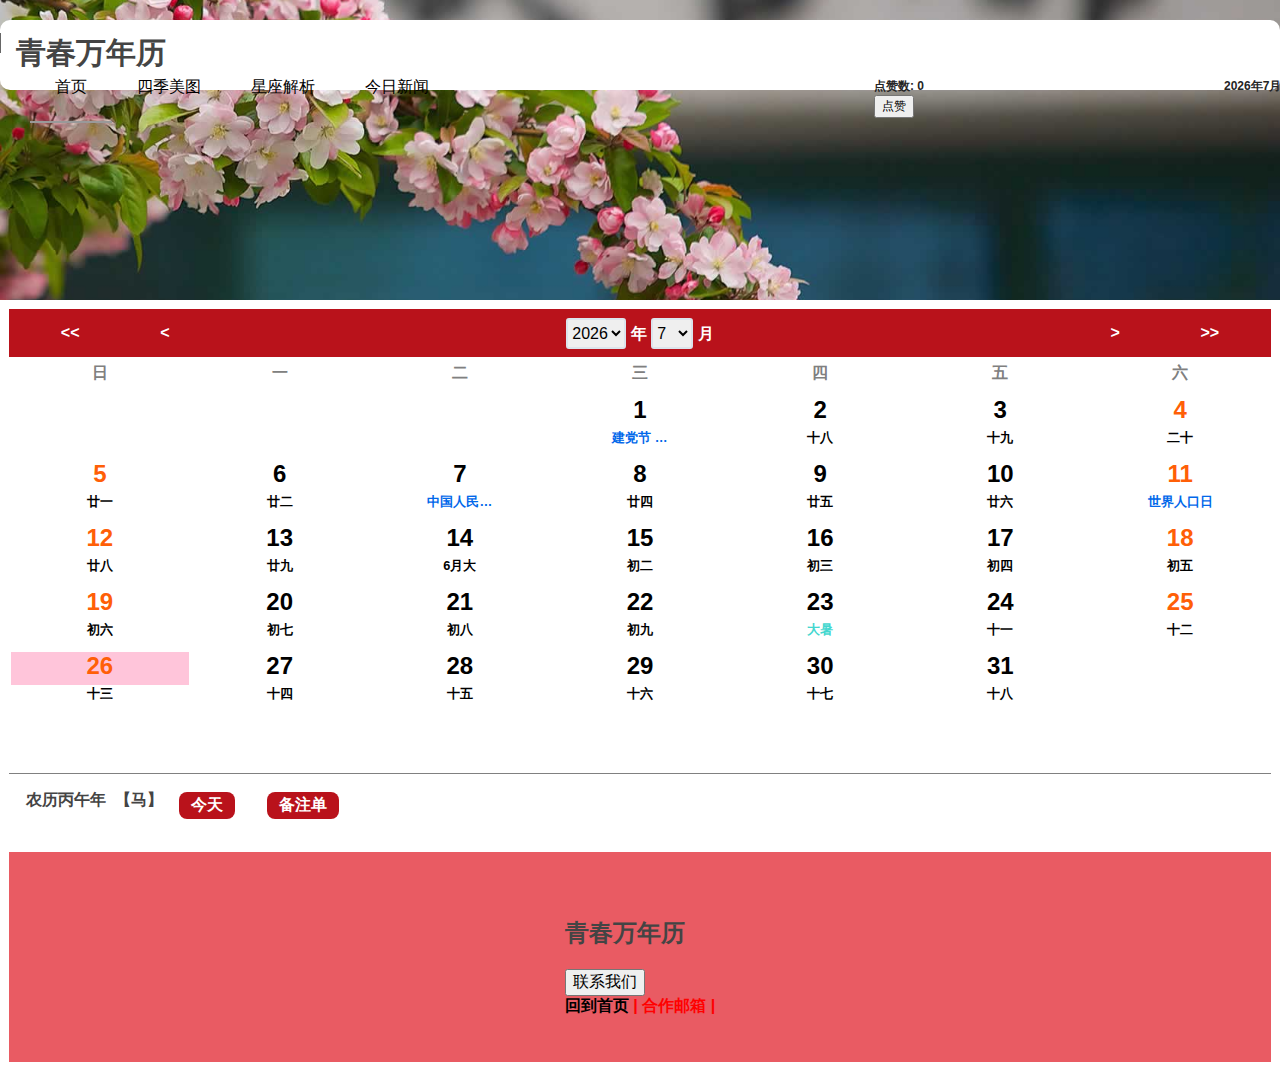
<file: Perpetual-Calendar/index.html>
<!DOCTYPE html>
<html>

	<head>
		<meta charset="utf-8">
		<meta http-equic="content-type" content="text/html" />
		<meta name="viewport" content="width=device-width, initial-scale=1" />
		<title>日历</title>
		<link rel="stylesheet" type="text/css" href="css/style.css">
		<script src="js/jquery-3.1.0.min.js"></script>
		<link rel="stylesheet" href="css/base.min.css">
		<link rel="stylesheet" href="css/extend.min.css">
		<script src="js/jquery-3.1.0.js"></script>
		<link rel="stylesheet" href="css/style5.css">
		<script type="text/javascript" language="javascript">
			$(document).ready(function() {

				$("#driver").click(function(event) {
					$.get(
						"result.php", {
							name: "GFG"
						},
						function(data) {
							$('#stage').html(data);
						});
				});
			});
		</script>

	</head>

	<body onload="initial()">
		<!-- 导航栏 -->
		<div class="mj-mcmenu pc-hide">
			<div class="mj-mcmenu-box">
				<div class="mj-mcmenu-body"></div>
			</div>
		</div>
		<!-- 高度为300px，宽度为100%，背景图片居中且不重复，覆盖整个区域 -->
		<div style="height: 300px;width: 100%; background-image: url(./img/bj.jpg);background-position: center;background-repeat: no-repeat;background-size: cover">
			<header>
				<div class="w-main f-bc f-cb f-pt20">
					<div class="yj-top-nav">
						<p class="yj-logo-name g-fl">青春万年历</p>
						<nav class="mj-nav mc-hide g-fl">
							<div class=" f-bc f-cb">
								
								<div class="mj-nav-a on">
									<a class="mj-nav-b" href="#">首页</a>
								</div>

								<div class="mj-nav-a ">
									<a class="mj-nav-b" href="./24jieqi.html">四季美图</a>
								</div>

								<div class="mj-nav-a ">
									<a class="mj-nav-b" href="./12xingzuo/horoscopeTemplate-master/index.html">星座解析</a>

								</div>

								<div class="mj-nav-a ">
									<a class="mj-nav-b" href="./xinwenyemian.html">今日新闻</a>
								</div>
								<div class="nav_li_left">
									<span id="time"></span>
								</div>
								<div class="nav_li_left">
									<p id="dianzan">点赞数: <span id="wer">0</span></p>
									<button id="button1">点赞</button>

								</div>

							</div>

						</nav>
					</div>

				</div>
			</header>
		</div>
		<!-- 整个日历 -->
		<div class="calendarMain">
			<table id="calendarMain">
				<!-- 首行/表头 -->
				<tr class="mainRow1">
					<td>
						<!-- 年份变化 -->
						<div id="lastYear" onclick="pushBtm('YU')">
							<< </div>
					</td>
					<td>
						<!-- 月份变化-->
						<div id="lastMonth" onclick="pushBtm('MU')">
							< </div>
					</td>
					<td colspan="3">
						<!-- 年下拉列表-->
						<select name="year" id="changeYear" onchange="changeCld()">
							<option>1900</option>
							<option>1901</option>
							<option>1902</option>
							<option>1903</option>
							<option>1904</option>
							<option>1905</option>
							<option>1906</option>
							<option>1907</option>
							<option>1908</option>
							<option>1909</option>
							<option>1910</option>
							<option>1911</option>
							<option>1912</option>
							<option>1913</option>
							<option>1914</option>
							<option>1915</option>
							<option>1916</option>
							<option>1917</option>
							<option>1918</option>
							<option>1919</option>
							<option>1920</option>
							<option>1921</option>
							<option>1922</option>
							<option>1923</option>
							<option>1924</option>
							<option>1925</option>
							<option>1926</option>
							<option>1927</option>
							<option>1928</option>
							<option>1929</option>
							<option>1930</option>
							<option>1931</option>
							<option>1932</option>
							<option>1933</option>
							<option>1934</option>
							<option>1935</option>
							<option>1936</option>
							<option>1937</option>
							<option>1938</option>
							<option>1939</option>
							<option>1940</option>
							<option>1941</option>
							<option>1942</option>
							<option>1943</option>
							<option>1944</option>
							<option>1945</option>
							<option>1946</option>
							<option>1947</option>
							<option>1948</option>
							<option>1949</option>
							<option>1950</option>
							<option>1951</option>
							<option>1952</option>
							<option>1953</option>
							<option>1954</option>
							<option>1955</option>
							<option>1956</option>
							<option>1957</option>
							<option>1958</option>
							<option>1959</option>
							<option>1960</option>
							<option>1961</option>
							<option>1962</option>
							<option>1963</option>
							<option>1964</option>
							<option>1965</option>
							<option>1966</option>
							<option>1967</option>
							<option>1968</option>
							<option>1969</option>
							<option>1970</option>
							<option>1971</option>
							<option>1972</option>
							<option>1973</option>
							<option>1974</option>
							<option>1975</option>
							<option>1976</option>
							<option>1977</option>
							<option>1978</option>
							<option>1979</option>
							<option>1980</option>
							<option>1981</option>
							<option>1982</option>
							<option>1983</option>
							<option>1984</option>
							<option>1985</option>
							<option>1986</option>
							<option>1987</option>
							<option>1988</option>
							<option>1989</option>
							<option>1990</option>
							<option>1991</option>
							<option>1992</option>
							<option>1993</option>
							<option>1994</option>
							<option>1995</option>
							<option>1996</option>
							<option>1997</option>
							<option>1998</option>
							<option>1999</option>
							<option>2000</option>
							<option>2001</option>
							<option>2002</option>
							<option>2003</option>
							<option>2004</option>
							<option>2005</option>
							<option>2006</option>
							<option>2007</option>
							<option>2008</option>
							<option>2009</option>
							<option>2010</option>
							<option>2011</option>
							<option>2012</option>
							<option>2013</option>
							<option>2014</option>
							<option>2015</option>
							<option>2016</option>
							<option>2017</option>
							<option>2018</option>
							<option>2019</option>
							<option>2020</option>
							<option>2021</option>
							<option>2022</option>
							<option>2023</option>
							<option>2024</option>
							<option>2025</option>
							<option>2026</option>
							<option>2027</option>
							<option>2028</option>
							<option>2029</option>
							<option>2030</option>
							<option>2031</option>
							<option>2032</option>
							<option>2033</option>
							<option>2034</option>
							<option>2035</option>
							<option>2036</option>
							<option>2037</option>
							<option>2038</option>
							<option>2039</option>
							<option>2040</option>
							<option>2041</option>
							<option>2042</option>
							<option>2043</option>
							<option>2044</option>
							<option>2045</option>
							<option>2046</option>
							<option>2047</option>
							<option>2048</option>
							<option>2049</option>
						</select>
						<span class="change">年</span>
						<!-- 月下拉列表 -->
						<select name="month" id="changeMonth" onchange="changeCld()">
							<option>1</option>
							<option>2</option>
							<option>3</option>
							<option>4</option>
							<option>5</option>
							<option>6</option>
							<option>7</option>
							<option>8</option>
							<option>9</option>
							<option>10</option>
							<option>11</option>
							<option>12</option>
						</select>
						<span class="change">月</span>
					</td>
					<td>
						<!-- 月份变化-->
						<div id="nextMonth" onclick="pushBtm('MD')"> > </div>
					</td>
					<td>
						<!-- 年份变化-->
						<div id="nextYear" onclick="pushBtm('YD')"> >> </div>
					</td>
				</tr>
				<!-- 星期表头 -->
				<tr class="mainRow2">
					<table class="week">
						<tr>
							<td>日</td>
							<td>一</td>
							<td>二</td>
							<td>三</td>
							<td>四</td>
							<td>五</td>
							<td>六</td>
						</tr>
					</table>
				</tr>
				<!-- 日期填充 -->
				<tr class="mainRow3">
					<table class="days">
						<!-- 第一周 -->
						<tr class="row1">
							<td onclick="todayNote(1)">
								<div class="r1c1">
									<a class="today" href="note.html">
										<span class="gre" id="d1_gre"></span>
										<span class="cn" id="d1_cn"></span>
									</a>
								</div>
							</td>
							<td onclick="todayNote(2)">
								<div class="r1c2">
									<a class="today" href="note.html">
										<span class="gre" id="d2_gre"></span>
										<span class="cn" id="d2_cn"></span>
									</a>
								</div>
							</td>
							<td onclick="todayNote(3)">
								<div class="r1c3">
									<a class="today" href="note.html">
										<span class="gre" id="d3_gre"></span>
										<span class="cn" id="d3_cn"></span>
									</a>
								</div>
							</td>
							<td onclick="todayNote(4)">
								<div class="r1c4">
									<a class="today" href="note.html">
										<span class="gre" id="d4_gre"></span>
										<span class="cn" id="d4_cn"></span>
									</a>
								</div>
							</td>
							<td onclick="todayNote(5)">
								<div class="r1c5">
									<a class="today" href="note.html">
										<span class="gre" id="d5_gre"></span>
										<span class="cn" id="d5_cn"></span>
									</a>
								</div>
							</td>
							<td onclick="todayNote(6)">
								<div class="r1c6">
									<a class="today" href="note.html">
										<span class="gre" id="d6_gre"></span>
										<span class="cn" id="d6_cn"></span>
									</a>
								</div>
							</td>
							<td onclick="todayNote(7)">
								<div class="r1c7">
									<a class="today" href="note.html">
										<span class="gre" id="d7_gre"></span>
										<span class="cn" id="d7_cn"></span>
									</a>
								</div>
							</td>
						</tr>
						<!-- 第二周 -->
						<tr class="row2">
							<td onclick="todayNote(8)">
								<div class="r2c1">
									<a class="today" href="note.html">
										<span class="gre" id="d8_gre"></span>
										<span class="cn" id="d8_cn"></span>
									</a>
								</div>
							</td>

							<td onclick="todayNote(9)">
								<div class="r2c2">
									<a class="today" href="note.html">
										<span class="gre" id="d9_gre"></span>
										<span class="cn" id="d9_cn"></span>
									</a>
								</div>
							</td>
							<td onclick="todayNote(10)">
								<div class="r2c3">
									<a class="today" href="note.html">
										<span class="gre" id="d10_gre"></span>
										<span class="cn" id="d10_cn"></span>
									</a>
								</div>
							</td>
							<td onclick="todayNote(11)">
								<div class="r2c4">
									<a class="today" href="note.html">
										<span class="gre" id="d11_gre"></span>
										<span class="cn" id="d11_cn"></span>
									</a>
								</div>
							</td>
							<td onclick="todayNote(12)">
								<div class="r2c5">
									<a class="today" href="note.html">
										<span class="gre" id="d12_gre"></span>
										<span class="cn" id="d12_cn"></span>
									</a>
								</div>
							</td>
							<td onclick="todayNote(13)">
								<div class="r2c6">
									<a class="today" href="note.html">
										<span class="gre" id="d13_gre"></span>
										<span class="cn" id="d13_cn"></span>
									</a>
								</div>
							</td>
							<td onclick="todayNote(14)">
								<div class="r2c7">
									<a class="today" href="note.html">
										<span class="gre" id="d14_gre"></span>
										<span class="cn" id="d14_cn"></span>
									</a>
								</div>
							</td>
						</tr>
						<!-- 第三周 -->
						<tr class="row3">
							<td onclick="todayNote(15)">
								<div class="r3c1">
									<a class="today" href="note.html">
										<span class="gre" id="d15_gre"></span>
										<span class="cn" id="d15_cn"></span>
									</a>
								</div>
							</td>

							<td onclick="todayNote(16)">
								<div class="r3c2">
									<a class="today" href="note.html">
										<span class="gre" id="d16_gre"></span>
										<span class="cn" id="d16_cn"></span>
									</a>
								</div>
							</td>
							<td onclick="todayNote(17)">
								<div class="r3c3">
									<a class="today" href="note.html">
										<span class="gre" id="d17_gre"></span>
										<span class="cn" id="d17_cn"></span>
									</a>
								</div>
							</td>
							<td onclick="todayNote(18)">
								<div class="r3c4">
									<a class="today" href="note.html">
										<span class="gre" id="d18_gre"></span>
										<span class="cn" id="d18_cn"></span>
									</a>
								</div>
							</td>
							<td onclick="todayNote(19)">
								<div class="r3c5">
									<a class="today" href="note.html">
										<span class="gre" id="d19_gre"></span>
										<span class="cn" id="d19_cn"></span>
									</a>
								</div>
							</td>
							<td onclick="todayNote(20)">
								<div class="r3c6">
									<a class="today" href="note.html">
										<span class="gre" id="d20_gre"></span>
										<span class="cn" id="d20_cn"></span>
									</a>
								</div>
							</td>
							<td onclick="todayNote(21)">
								<div class="r3c7">
									<a class="today" href="note.html">
										<span class="gre" id="d21_gre"></span>
										<span class="cn" id="d21_cn"></span>
									</a>
								</div>
							</td>
						</tr>
						<!-- 第四周 -->
						<tr class="row4">
							<td onclick="todayNote(22)">
								<div class="r4c1">
									<a class="today" href="note.html">
										<span class="gre" id="d22_gre"></span>
										<span class="cn" id="d22_cn"></span>
									</a>
								</div>
							</td>

							<td onclick="todayNote(23)">
								<div class="r4c2">
									<a class="today" href="note.html">
										<span class="gre" id="d23_gre"></span>
										<span class="cn" id="d23_cn"></span>
									</a>
								</div>
							</td>
							<td onclick="todayNote(24)">
								<div class="r4c3">
									<a class="today" href="note.html">
										<span class="gre" id="d24_gre"></span>
										<span class="cn" id="d24_cn"></span>
									</a>
								</div>
							</td>
							<td onclick="todayNote(25)">
								<div class="r4c4">
									<a class="today" href="note.html">
										<span class="gre" id="d25_gre"></span>
										<span class="cn" id="d25_cn"></span>
									</a>
								</div>
							</td>
							<td onclick="todayNote(26)">
								<div class="r4c5">
									<a class="today" href="note.html">
										<span class="gre" id="d26_gre"></span>
										<span class="cn" id="d26_cn"></span>
									</a>
								</div>
							</td>
							<td onclick="todayNote(27)">
								<div class="r4c6">
									<a class="today" href="note.html">
										<span class="gre" id="d27_gre"></span>
										<span class="cn" id="d27_cn"></span>
									</a>
								</div>
							</td>
							<td onclick="todayNote(28)">
								<div class="r4c7">
									<a class="today" href="note.html">

										<span class="gre" id="d28_gre"></span>
										<span class="cn" id="d28_cn"></span>
									</a>
								</div>
							</td>
						</tr>
						<!-- 第五周 -->
						<tr class="row5">
							<td onclick="todayNote(29)">
								<div class="r5c1">
									<a class="today" href="note.html">
										<span class="gre" id="d29_gre"></span>
										<span class="cn" id="d29_cn"></span>
									</a>
								</div>
							</td>

							<td onclick="todayNote(30)">
								<div class="r5c2">
									<a class="today" href="note.html">
										<span class="gre" id="d30_gre"></span>
										<span class="cn" id="d30_cn"></span>
									</a>
								</div>
							</td>
							<td onclick="todayNote(31)">
								<div class="r5c3">
									<a class="today" href="note.html">
										<span class="gre" id="d31_gre"></span>
										<span class="cn" id="d31_cn"></span>
									</a>
								</div>
							</td>
							<td onclick="todayNote(32)">
								<div class="r5c4">
									<a class="today" href="note.html">
										<span class="gre" id="d32_gre"></span>
										<span class="cn" id="d32_cn"></span>
									</a>
								</div>
							</td>
							<td onclick="todayNote(33)">
								<div class="r5c5">
									<a class="today" href="note.html">
										<span class="gre" id="d33_gre"></span>
										<span class="cn" id="d33_cn"></span>
									</a>
								</div>
							</td>
							<td onclick="todayNote(34)">
								<div class="r5c6">
									<a class="today" href="note.html">
										<span class="gre" id="d34_gre"></span>
										<span class="cn" id="d34_cn"></span>
									</a>
								</div>
							</td>
							<td onclick="todayNote(35)">
								<div class="r5c7">
									<a class="today" href="note.html">
										<span class="gre" id="d35_gre"></span>
										<span class="cn" id="d35_cn"></span>
									</a>
								</div>
							</td>
						</tr>
						<!-- 第六周 -->
						<tr class="row6">
							<td onclick="todayNote(36)">
								<div class="r6c1">
									<a class="today" href="note.html">
										<span class="gre" id="d36_gre"></span>
										<span class="cn" id="d36_cn"></span>
									</a>
								</div>
							</td>

							<td onclick="todayNote(37)">
								<div class="r6c2">
									<a class="today" href="note.html">
										<span class="gre" id="d37_gre"></span>
										<span class="cn" id="d37_cn"></span>
									</a>
								</div>
							</td>
							<td onclick="todayNote(38)">
								<div class="r6c3">
									<a class="today" href="note.html">
										<span class="gre" id="d38_gre"></span>
										<span class="cn" id="d38_cn"></span>
									</a>
								</div>
							</td>
							<td onclick="todayNote(39)">
								<div class="r6c4">
									<a class="today" href="note.html">
										<span class="gre" id="d39_gre"></span>
										<span class="cn" id="d39_cn"></span>
									</a>
								</div>
							</td>
							<td onclick="todayNote(40)">
								<div class="r6c5">
									<a class="today" href="note.html">
										<span class="gre" id="d40_gre"></span>
										<span class="cn" id="d40_cn"></span>
									</a>
								</div>
							</td>
							<td onclick="todayNote(41)">
								<div class="r6c6">
									<a class="today" href="note.html">
										<span class="gre" id="d41_gre"></span>
										<span class="cn" id="d41_cn"></span>
									</a>
								</div>
							</td>
							<td onclick="todayNote(42)">
								<div class="r6c7">
									<a class="today" href="note.html">
										<span class="gre" id="d42_gre"></span>
										<span class="cn" id="d42_cn"></span>
									</a>
								</div>
							</td>
						</tr>
					</table>
				</tr>
				<!-- 农历、返回今日、查看备注单 -->
				<tr>
					<div class="footer">
						<td colspan="3"><span id="cn_year">&nbsp;</span>
						</td>
						<div class="addButton">
							<td>
								<button type="button" id="today" onclick="initial()">今天</button>
							</td>
							<td>
								<a href="note.html"><button type="button" id="note">备注单</button></a>
							</td>
						</div>
					</div>
				</tr>
				<div class="footer1">
					<div class="footer-cont1">
						<div class="item">
							<div id="div1">
								<h2>青春万年历</h2>
							</div>
							<button id="button2">联系我们</button>
							<!-- id选择器 -->
							<div id="div2">
								<p><a href="">回到首页</a> |
									<a id="p1">合作邮箱</a> |
								</p>
							</div>
						</div>
					</div>
				</div>
			</table>
		</div>
		<script type="text/javascript" src="js/main.js"></script>
		<script type="text/javascript" src="js/calendar.js"></script>

		<script type="text/javascript">
			$(document).ready(function() {
				var myDate = new Date;
				var year = myDate.getFullYear(); //获取当前年
				var mon = myDate.getMonth() + 1; //获取当前月
				var date = myDate.getDate(); //获取当前日
				var h = myDate.getHours(); //获取当前小时数(0-23)
				var m = myDate.getMinutes(); //获取当前分钟数(0-59)
				var s = myDate.getSeconds(); //获取当前秒
				var week = myDate.getDay();
				var weeks = ["星期日", "星期一", "星期二", "星期三", "星期四", "星期五", "星期六"];
				console.log(year, mon, date, weeks[week])
				$("#time").html(year + "年" + mon + "月" + date + "日" + weeks[week] + h + ":" + m);
			});
			$(document).ready(function() {
				$("#button2").click(function() {
					$.ajax({
						url: "./123.txt",
						success: function(result) {
							$("#div1").html(result);
						}
					});
				});
			});
			// id选择器
			$(document).ready(function() {
				$("#div2").css("color", "red");
			});
			$(document).ready(function() {
				$("#p1").mouseup(function() {
					alert("合作邮箱：952396051@qq.com");
				});
			});
			i = 0;
			$(document).ready(function() {
				$("#dianzan").keypress(function() {
					$("#wer").text(i += 1);
				});
				$("#button1").click(function() {
					$("#dianzan").keypress();
				});
			});
			$(document).ready(function() {
				$(".mainRow1").css("background-color", "#b9121b");
			});
			// 类选择器
		</script>
		
	</body>
</html>
</file>
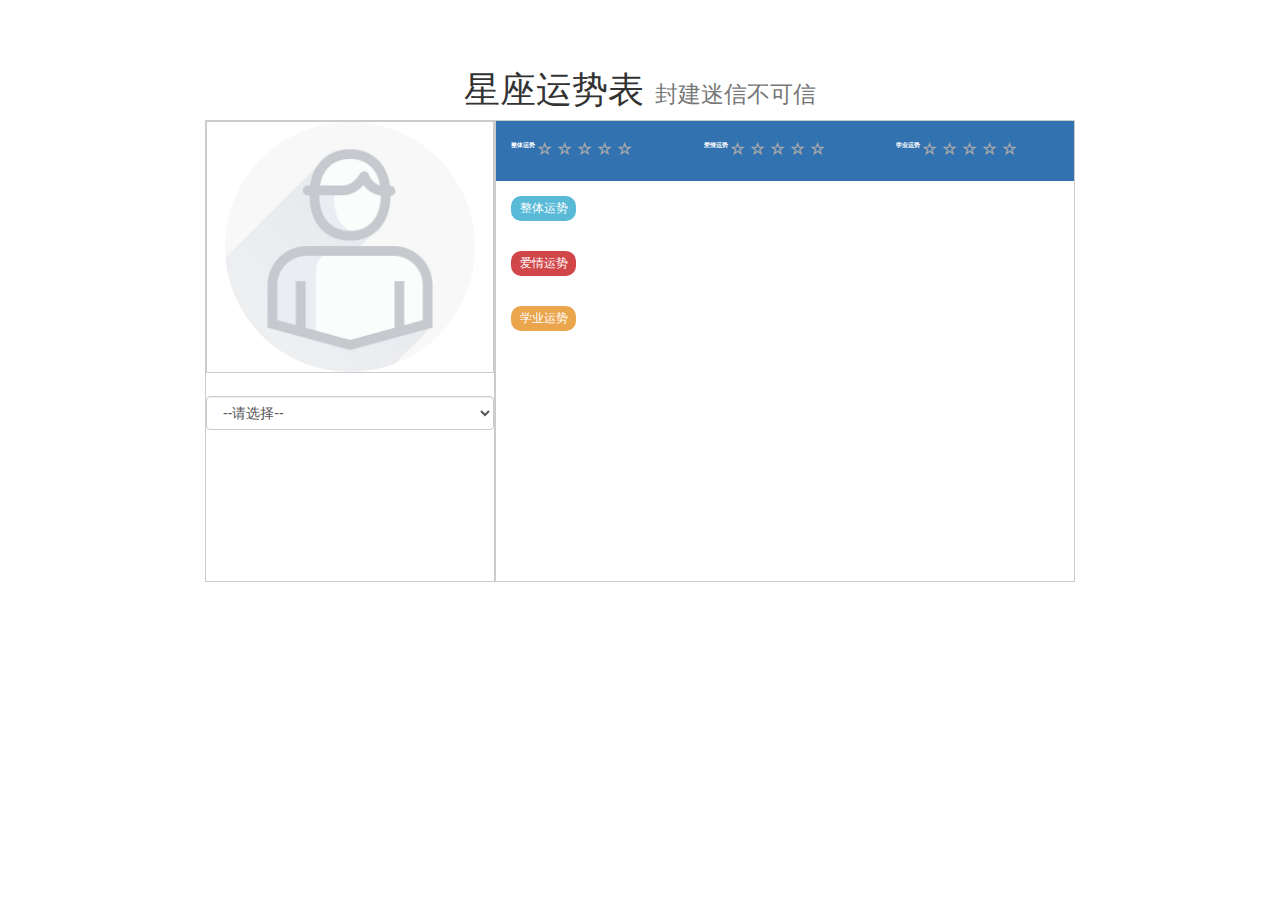
<file: Perpetual-Calendar/12xingzuo/horoscopeTemplate-master/index.html>
<!DOCTYPE html>
<html lang="en">

<head>
    <meta charset="UTF-8">
    <title>星座运程</title>
    <link rel="stylesheet" type="text/css" href="plugins/bootstrap/css/bootstrap.min.css">
    <link rel="stylesheet" type="text/css" href="css/star-rating.min.css">
    <link rel="stylesheet" type="text/css" href="css/style.css">
</head>

<body>
    <div class="container">
        <div class="avatar-title">
            <h1>星座运势表 <small> 封建迷信不可信</small> </h1>
        </div>
        <div class="content-panel">
            <div class="left-panel">
                <div class="avatar">
                    <img src="images/-1.png" class="img-circle" width="250" height="250">
                </div>
                <div class="select-control">
                    <select class="form-control" id="selected">
                        <option value="-1">--请选择--</option>
                        <option value="Aries">白羊座</option>
                        <option value="Taurus">金牛座</option>
                        <option value="Gemini">双子座</option>
                        <option value="Cancer">巨蟹座</option>
                        <option value="Leo">狮子座</option>
                        <option value="Virgo">处女座</option>
                        <option value="Libra">天秤座</option>
                        <option value="Scorpio">天蝎座</option>
                        <option value="Sagittarius">射手座</option>
                        <option value="Capricornus">摩羯座</option>
                        <option value="Aquarius">水瓶座</option>
                        <option value="Pisces">双鱼座</option>
                    </select>
                </div>
            </div>
            <div class="right-panel">
                <div class="fortunepanel">
                    <div class="col-md-4" id="totals">
                        <label>整体运势</label>
                        <div class="ratstars">
                            <input class="input" value="0" type="text" class="rating" data-min=0 data-max=5 data-step=1 data-size="xs" />
                        </div>
                    </div>
                    <div class="col-md-4" id="loves">
                        <label>爱情运势</label>
                        <div class="ratstars">
                            <input class="input" value="0" type="text" class="rating" data-min=0 data-max=5 data-step=1 data-size="xs"/>
                        </div>
                    </div>
                    <div class="col-md-4" id="studys">
                        <label>学业运势</label>
                        <div class="ratstars">
                            <input class="input" value="0" type="text" class="rating" data-min=0 data-max=5 data-step=1 data-size="xs"/>
                        </div>
                    </div>
                </div>
                <div class="panel-forcontent">
                    <div class="panel-total">
                        <div class="panel-head">
                            整体运势
                        </div>
                        <div class="body-content-toal">
                        </div>
                    </div>
                    <div class="panel-total">
                        <div class="panel-head-love">
                            爱情运势
                        </div>
                        <div class="body-content-love">
                        </div>
                    </div>
                    <div class="panel-total">
                        <div class="panel-head-study">
                            学业运势
                        </div>
                        <div class="body-content-study">
                        </div>
                    </div>
                </div>
            </div>
        </div>
    </div>
    <script type="text/javascript" src="plugins/jquery-3.2.1.min.js"></script>
    <script type="text/javascript" src="plugins/bootstrap/js/bootstrap.min.js"></script>
    <script src="plugins/star-rating.min.js"></script>
    <script type="text/javascript">
    $(function() {
        //获取选择项
        var $selected = $(".select-control").find("select");
        //整体运势
        var $totals = $(".fortunepanel").find("#totals");
        //爱情运势
        var $loves = $(".fortunepanel").find("#loves");
        //学业运势
        var $studys = $(".fortunepanel").find("#studys");
        //初始化星星
        var $inp = $(".input");
        $inp.rating('refresh', {
            stars: 5, //多少颗星星
            min: 0, //最小值
            max: 5, //最大值
            step: 1, //步长
            size: "xs", //星星大小
            showClear: false, //是否显示清除按钮
            showCaption: false, //是否显示值
            hoverEnabled: false, //是否滑动星星
        });
        //当select 选项值改变时触发
        $selected.on("change", function() {
            //获取select 选项中的值
            var starname = $("option:selected", this).val();
            //调用星座方法
            lovestar(starname);
           
        });
        //自定义星座内容方法 starname 为星座名称
        function lovestar(starname) {

            //循环json数组
            $.each(horoscopeObj, function(name, item) {
                //外层循环星座名称
                var $name = name;
                //内层循环获取星座信息
                for (var i = 0; i < item.length; i++) {
                    //定义星座内容数组
                    var items = item[i];
                    if (starname === $name) {
                        //整体运势内容
                        var totalBrief = items.totalBrief;
                        //爱情运势内容
                        var loveBrief = items.loveBrief;
                        //学业运势内容
                        var studyBrief = items.studyBrief;
                        //头像
                        $("img").attr("src", "images/" + items.index + ".png");
                        //整体运势星星
                        $totals.find("input").rating("update", items.total);
                        //爱情运势星星
                        $loves.find("input").rating("update", items.love);
                        //学业运势星星
                        $studys.find("input").rating("update", items.study);
                        //将内容加到div中
                        $(".body-content-toal").text(totalBrief);
                        $(".body-content-love").text(loveBrief);
                        $(".body-content-study").text(studyBrief);
                    } else if (starname === '-1') {
                        $("img").attr("src", "images/-1.png");
                        //整体运势星星
                        $totals.find("input").rating("update", 0);
                        //爱情运势星星
                        $loves.find("input").rating("update", 0);
                        //学业运势星星
                        $studys.find("input").rating("update", 0);
                        //清空内容
                        $(".body-content-toal").empty();
                        $(".body-content-love").empty();
                        $(".body-content-study").empty();
                    }
                }
            })
        }
    });
    // 初始化数据
    var horoscopeObj = {
        "Aries": [{
            "index": "1",
            "total": "4",
            "love": "3",
            "study": "5",
            "totalBrief": "在感情事上有些拿不定主意，想做却又不敢做，不妨找朋友想想办法。对金钱数字很敏感，投资理财变化有强烈感应，适宜股票买卖。有时间可以多跟朋友或同事聊聊天，能从中得到不少的好建议。",
            "loveBrief": "与异性在一起给对方留下好印象，有利于关系发展。",
            "studyBrief": "职场中说话幽默，有利于拓展人脉，利于合作。"
        }],
        "Taurus": [{
            "index": "2",
            "total": "5",
            "love": "3",
            "study": "2",
            "totalBrief": "今天的洽谈指数升高，客户对你的方案感兴趣，业务上会有不错的收获。感觉生活有点沉闷，日复一日同样的工作，那不如去逛逛街，或是买些鲜花装点一下生活环境吧！心情也会变得很美丽。",
            "loveBrief": "感觉到有一种被爱的感觉，对方对你很是体贴。",
            "studyBrief": "社交人脉给你带来更多的商机，但前提是要把握好机会。"
        }],
        "Gemini": [{
            "index": "3",
            "total": "4",
            "love": "1",
            "study": "3",
            "totalBrief": "可以尝试一下新的事物，新事物会有新气象，找个新鲜的地方跟爱人约会，会有不一样的恋爱体验和美好回忆。中午的时候易犯困，可以喝个下午茶让头脑清醒一下，灵感也会有所回升。",
            "loveBrief": "两个人有时间在一起已经很满足了，不会要求太多。",
            "studyBrief": "带着轻松愉快的心情工作，效率都会大大提高。"
        }],
        "Cancer": [{
            "index": "4",
            "total": "4",
            "love": "2",
            "study": "2",
            "totalBrief": "做事很有干劲，似乎对什么事情都很有兴趣。对金钱的触觉敏锐，会发现身边的不少商机，能赚不少。感情稳步上升，对另一半体贴、细心，感到十分温馨。要是事情不多，可以跟朋友出外走一走。",
            "loveBrief": "单身者爱情桃花开，会遇到心仪对象，感情进展好。",
            "studyBrief": "充满活力，出门多看看，有利于增广见闻。"
        }],
        "Leo": [{
            "index": "5",
            "total": "3",
            "love": "4",
            "study": "4",
            "totalBrief": "恋爱关系有些不稳定，你的疑虑多，给另一半一种恐惧感，不太敢接近你。要是有合作事宜，必须要注意对方的诚信，不要被表面的利益所蒙蔽，还是要评估风险性。另外，说话留点余地。",
            "loveBrief": "对感情存在无力感，经营感情显得很困难。",
            "studyBrief": "事业运势尚算平顺，不要让自己太懒散就好。"
        }],
        "Virgo": [{
            "index": "6",
            "total": "5",
            "love": "5",
            "study": "5",
            "totalBrief": "今天可以多参加社交、团体活动，与人多互动能为你带来好运，结识新朋友的同时也非常适合寻找商机，也许会获得不错的投资机会。单身者会有朋友牵红线，与条件好的异性结缘，会有新感情。",
            "loveBrief": "有异性对你发出求爱讯号，有伴者是感情甜蜜。",
            "studyBrief": "多接受不同的意见，有利于新机会的推行，增加成功机率。"
        }],
        "Libra": [{
            "index": "7",
            "total": "3",
            "love": "2",
            "study": "1",
            "totalBrief": "异性助力强，单身者会有人对你体贴照顾，爱情的火苗正在悄悄点燃。有贵人指点事业前景变得明朗，可以多向前辈请教一些工作技巧。今天都在忙着工作，也要好好休息，或是规划下一步计划。",
            "loveBrief": "正是跟另一半增进感情的时刻，需给对方多一点爱。",
            "studyBrief": "有利于新计划的执行，若是行动力再强一些会更好。"
        }],
        "Scorpio": [{
            "index": "8",
            "total": "4",
            "love": "4",
            "study": "4",
            "totalBrief": "另一半在某些方面会比较逊色，你要给的是鼓励而不是嘲笑，每个人的优缺点不一样，别让两人关系变僵。与人相处要有修养，别看低他人。经商者今天有些经营小问题，会给收入带来影响。",
            "loveBrief": "人缘上升，有认识新对象的机会，心情特别好。",
            "studyBrief": "成败无需太在意，只要尽力了就无愧于心。"
        }],
        "Sagittarius": [{
            "index": "9",
            "total": "2",
            "love": "2",
            "study": "2",
            "totalBrief": "今天的感情处境有些难堪，需要跟另一半妥协让你很不爽，需要对方来配合你。很多时候想要一个人静静地呆着，看看书，听听歌，这样反而觉得更加轻松，不用顾及他人的脸色。",
            "loveBrief": "两人相处得很不愉快，很多事情都一人独大。",
            "studyBrief": "有时间多学习新知识，会让生活更充实。"
        }],
        "Capricornus": [{
            "index": "10",
            "total": "3",
            "love": "4",
            "study": "2",
            "totalBrief": "今天的你还是蛮清楚自己的优缺点，懂得如何着手工作，进度加快不少，职场的人缘有所提升。单身者身边的桃花虽多，但要看好身边的人别被他人抢占先机了。偏财运势好，会有意外惊喜。",
            "loveBrief": "有伴者会有感情考验，小心外界的情欲诱惑。",
            "studyBrief": "工作、家庭事务多，但你忙得不亦乐乎。"
        }],
        "Aquarius": [{
            "index": "11",
            "total": "4",
            "love": "4",
            "study": "3",
            "totalBrief": "运势稳定的一天，单身者可以请亲朋好友帮忙介绍对象，周围的恋爱气息浓烈，适合恋爱。钱财进账比较缓慢，之前的投资都没多大的成效。一些人工作很被动，踢一脚才动一动。",
            "loveBrief": "感情进展顺利，部分人会在职场邂逅心仪对象。",
            "studyBrief": "繁琐的任务需要多沟通才好决定，会有不错的效果。"
        }],
        "Pisces": [{
            "index": "12",
            "total": "5",
            "love": "4",
            "study": "2",
            "totalBrief": "这是与异性互动的好日子，跟心上人表白会收到对方肯定的回应哦！财运上升，偏财进账多，可以买买彩票试试运气，会有中奖机会。今天心情快乐，不妨约朋友聚聚，分享一下开心事。",
            "loveBrief": "桃花旺盛，适合跟爱人撒撒娇，任性一点也没关系。",
            "studyBrief": "工作进展有点不顺心，尝试换个角度想问题能化解消极情绪。"
        }]
    };
    </script>
</body>

</html>
</file>
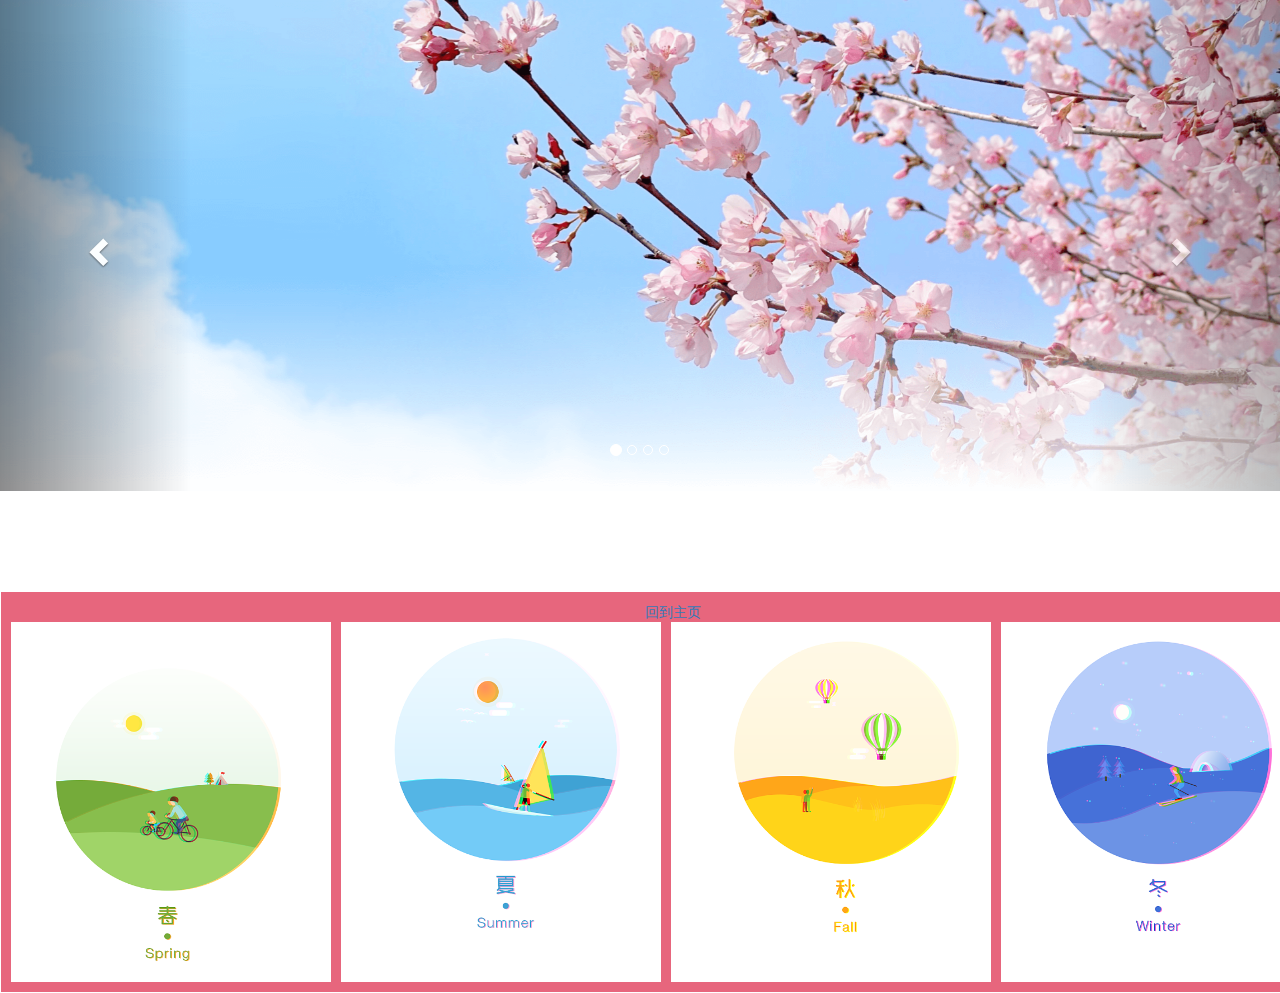
<file: Perpetual-Calendar/24jieqi.html>
<!DOCTYPE html>
<html lang="en">
	<head>
		<meta charset="UTF-8">
		<meta http-equiv="X-UA-Compatible" content="IE=edge">
		<meta name="viewport" content="width=device-width, initial-scale=1.0">
		<script src="./js/jquery-3.1.0.min.js"></script>
		<link rel="stylesheet" href="./js/bootstrap-3.4.1-dist/css/bootstrap.css">
		<script src="./js/jquery-3.1.0.js"></script>
		<script src="./js/bootstrap-3.4.1-dist/js/bootstrap.js"></script>
		<title>四季美图</title>
		<script>
			$.ajax({
				type: "get",
				url: "./imgData.json",
				data: {},
				dataType: "json",
				success: function(data) {
					console.log(data);
					for (var i = 0; i < data.length; i++) {
						var user = data[i];
						// var img = '<img scr="user.dz">'
						var img = $(
							`
		                <div class='item ${i === 0 ? 'active' : ''}'>
		                <img decoding='async' src='${user.dz}'>
		                </div>
		                `
						);
						console.log(img);
						$(".carousel-inner").append(img);
					}
				}
			})
		</script>
		    <style type="text/css">
		        * {
		            margin: 0;
		            padding: 0;
		        }
		        
		        ul {
		            list-style: none;
		        }
		        
		        .wrap {
		            margin: 100px auto 0;
		            width: 1335px;
		            height: 100%px;
		            padding: 10px 0 0 10px;
		            background: #e7667d;
		            overflow: hidden;
		            border: 1px solid #fff;
					
		        }
		          
		        .wrap li {
		            float: left;
		            margin: 0 10px 10px 0;
		        }
		        
		        .wrap img {
		            display: block;
		            border: 0;
		        }
		    </style>

			    <script>
			        $(function() {
			            //鼠标进入的时候,其他的li标签透明度：0.3
			            $(".wrap li").hover(function() {
			                $(this).siblings().stop().fadeTo(200, 0.3);
			            }, function() {
			                // 鼠标离开，其他li 透明度改为 1
			                $(this).siblings().stop().fadeTo(200, 1);
			            });
			        });
			    </script>
	</head>
	<body>
		<div>
		<div id="myCarousel" class="carousel slide">
			<!-- 轮播（Carousel）指标 -->
			<ol class="carousel-indicators">
				<li data-target="#myCarousel" data-slide-to="0" class="active"></li>
				<li data-target="#myCarousel" data-slide-to="1"></li>
				<li data-target="#myCarousel" data-slide-to="2"></li>
				<li data-target="#myCarousel" data-slide-to="3"></li>
				
			</ol>
			<!-- 轮播（Carousel）项目 -->
			<div class="carousel-inner">
			</div>
			<!-- 轮播（Carousel）导航 -->
			<a class="left carousel-control" href="#myCarousel" role="button" data-slide="prev">
				<span class="glyphicon glyphicon-chevron-left" aria-hidden="true"></span>
				<span class="sr-only">Previous</span>
			</a>
			<a class="right carousel-control" href="#myCarousel" role="button" data-slide="next">
				<span class="glyphicon glyphicon-chevron-right" aria-hidden="true"></span>
				<span class="sr-only">Next</span>
			</a>
		</div>

		<div class="wrap" style="text-align: center;">
			<a href="index.html">回到主页</button>
		        <ul>
		            <li>
		                <a href="#"><img src="img/xiaochun.png" alt="" title="春天的美丽"/></a>
		            </li>
		            <li>
		                <a href="#"><img src="img/xiaoxia.png" alt="" title="夏天的美丽"/></a>
		            </li>
		            <li>
		                <a href="#"><img src="img/xiaoqiu.png" alt="" title="秋天的美丽"/></a>
		            </li>
		            <li>
		                <a href="#"><img src="img/xiaodong.png" alt="" title="冬天的美丽"/></a>
		            </li>
		        </ul>
		    </div>
			</div>
	</body>
	
</html>
</file>
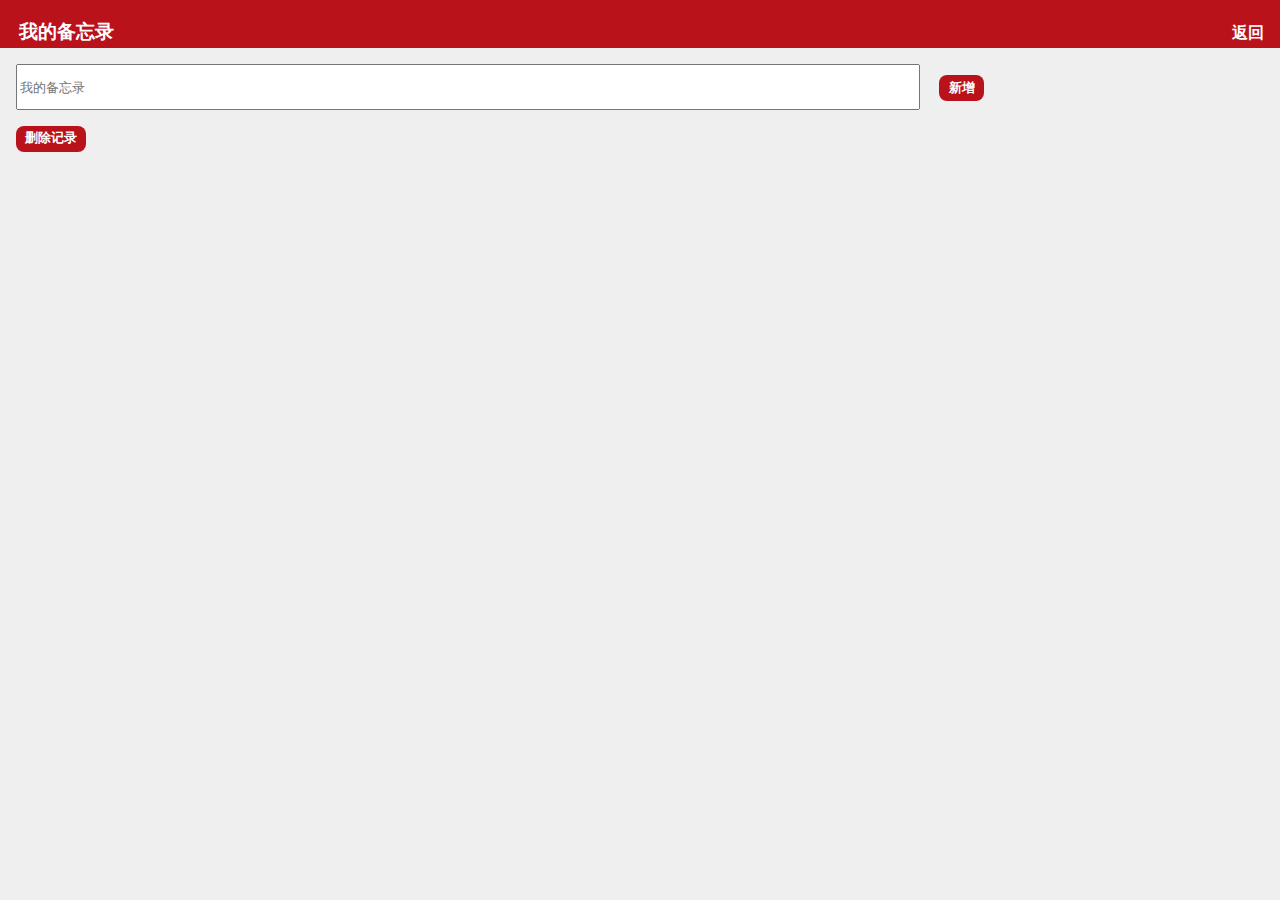
<file: Perpetual-Calendar/note.html>
<!DOCTYPE html>
<html>
<head>
  <meta charset="UTF-8">   
  <meta http-equic="content-type" content="text/html" />
  <meta name="viewport" content="width=device-width, initial-scale=1" />
  <title>日历</title>
  <link rel="stylesheet" type="text/css" href="css/style.css">
  <script src="js/jquery-2.1.1.js"></script>
  <script type="text/javascript" src="js/main.js"></script>
  <script type="text/javascript" src="js/calendar.js"></script>
  <script type="text/javascript" src="js/note.js"></script>
</head>
<body>
  <div id="name">
    <h3>我的备忘录</h3>
    <a id="comeback" href ="index.html">返回</a>
  </div>
  <div class="note">
    <p id="demo">
      <input type="text" placeholder="我的备忘录" id="message" autocomplete="off">
      <input type="submit" value="新增" id="addBtn">
    </p>
    <p>
      <button id="clearBtn">删除记录</button>
    </p>
  </div>
</body>

</html>
</file>
<file: Perpetual-Calendar/css/style.css>
body {
  background: #efefef;
  font-size: 100%;
  font-family: Times New Roman, serif, Monospace;
  font-weight: 900;
  margin: 0;
  padding: 0;


}

.nav_li_left {
  float: right;
  color: #252525;
  font-size: 12px;
  width: 350px;
  margin-top: 25px;
  position: relative;
  left: 420px;

}

.calendarMain {
  /*整个日历*/
  border: 1px solid #fff;
  margin: 8px;

}

table {
  border-spacing: 0px;
  border-collapse: collapse;
  background-color: #fff;
  width: 100%;
  text-align: center;
  /*文本居中对齐*/
}


.mainRow1 {
  width: 100%;
  height: 3em;
  color: #fff;
  text-align: center;
}

#name {
  width: 100%;
  height: 3em;
  background-color: #b9121b;
  color: #fff;
  margin: auto;
  position: absolute;
  left: 0;
  right: 0;
}

h3 {
  margin-left: 1em;
}

.note {
  width: 100%;
  margin: 3em 2em auto 1em;
  position: absolute;
}

#addBtn {
  outline: none;
  margin-left: 1.2em;
  height: 2em;
  width: 3.5em;
  color: #ffffff;
  background-color: #ededed;
  font-size: 0.8em;
  font-weight: bold;
  font-family: sans-serif;
  background: -webkit-gradient(linear, left top, left bottom, color-start(0.05, #b9121b), color-stop(1, #b9121b));
  background: -moz-linear-gradient(top, #b9121b 5%, #b9121b 100%);
  background: -o-linear-gradient(top, #b9121b 5%, #b9121b 100%);
  background: -ms-linear-gradient(top, #b9121b 5%, #b9121b 100%);
  background: linear-gradient(to bottom, #b9121b 5%, #b9121b 100%);
  background: -webkit-linear-gradient(top, #b9121b 5%, #b9121b 100%);
  filter: progid:DXImageTransform.Microsoft.gradient(startColorstr='#b9121b', endColorstr='#b9121b', GradientType=0);
  border: 0px solid #b9121b;
  -webkit-border-top-left-radius: 8px;
  -moz-border-radius-topleft: 8px;
  border-top-left-radius: 8px;
  -webkit-border-top-right-radius: 8px;
  -moz-border-radius-topright: 8px;
  border-top-right-radius: 8px;
  -webkit-border-bottom-left-radius: 8px;
  -moz-border-radius-bottomleft: 8px;
  border-bottom-left-radius: 8px;
  -webkit-border-bottom-right-radius: 8px;
  -moz-border-radius-bottomright: 8px;
  border-bottom-right-radius: 8px;
  -moz-box-shadow: 0px 0px 0px 0px #ffffff;
  -webkit-box-shadow: 0px 0px 0px 0px #ffffff;
  box-shadow: 0px 0px 0px 0px #ffffff;
  text-align: center;
  display: inline-block;
  text-decoration: none;
}

#message {
  width: 70%;
  height: 3em;
}

#comeback {
  float: right;
  margin: -2.5em 1em auto auto;
  color: #ffffff;
  background-color: #ededed;
  font-weight: 900;
  font-family: sans-serif;
  background: -webkit-gradient(linear, left top, left bottom, color-start(0.05, #b9121b), color-stop(1, #b9121b));
  background: -moz-linear-gradient(top, #b9121b 5%, #b9121b 100%);
  background: -o-linear-gradient(top, #b9121b 5%, #b9121b 100%);
  background: -ms-linear-gradient(top, #b9121b 5%, #b9121b 100%);
  background: linear-gradient(to bottom, #b9121b 5%, #b9121b 100%);
  background: -webkit-linear-gradient(top, #b9121b 5%, #b9121b 100%);
  filter: progid:DXImageTransform.Microsoft.gradient(startColorstr='#b9121b', endColorstr='#b9121b', GradientType=0);
  border: 0px solid #b9121b;
  -webkit-border-top-left-radius: 8px;
  -moz-border-radius-topleft: 8px;
  border-top-left-radius: 8px;
  -webkit-border-top-right-radius: 8px;
  -moz-border-radius-topright: 8px;
  border-top-right-radius: 8px;
  -webkit-border-bottom-left-radius: 8px;
  -moz-border-radius-bottomleft: 8px;
  border-bottom-left-radius: 8px;
  -webkit-border-bottom-right-radius: 8px;
  -moz-border-radius-bottomright: 8px;
  border-bottom-right-radius: 8px;
  -moz-box-shadow: 0px 0px 0px 0px #ffffff;
  -webkit-box-shadow: 0px 0px 0px 0px #ffffff;
  box-shadow: 0px 0px 0px 0px #ffffff;
  text-align: center;
  display: inline-block;
  text-decoration: none;


}

#clearBtn {
  height: 2em;
  width: 5.5em;
  color: #ffffff;
  background-color: #ededed;
  font-size: 0.8em;
  font-weight: bold;
  font-family: sans-serif;
  background: -webkit-gradient(linear, left top, left bottom, color-start(0.05, #b9121b), color-stop(1, #b9121b));
  background: -moz-linear-gradient(top, #b9121b 5%, #b9121b 100%);
  background: -o-linear-gradient(top, #b9121b 5%, #b9121b 100%);
  background: -ms-linear-gradient(top, #b9121b 5%, #b9121b 100%);
  background: linear-gradient(to bottom, #b9121b 5%, #b9121b 100%);
  background: -webkit-linear-gradient(top, #b9121b 5%, #b9121b 100%);
  filter: progid:DXImageTransform.Microsoft.gradient(startColorstr='#b9121b', endColorstr='#b9121b', GradientType=0);
  border: 0px solid #b9121b;
  -webkit-border-top-left-radius: 8px;
  -moz-border-radius-topleft: 8px;
  border-top-left-radius: 8px;
  -webkit-border-top-right-radius: 8px;
  -moz-border-radius-topright: 8px;
  border-top-right-radius: 8px;
  -webkit-border-bottom-left-radius: 8px;
  -moz-border-radius-bottomleft: 8px;
  border-bottom-left-radius: 8px;
  -webkit-border-bottom-right-radius: 8px;
  -moz-border-radius-bottomright: 8px;
  border-bottom-right-radius: 8px;
  -moz-box-shadow: 0px 0px 0px 0px #ffffff;
  -webkit-box-shadow: 0px 0px 0px 0px #ffffff;
  box-shadow: 0px 0px 0px 0px #ffffff;
  text-align: center;
  display: inline-block;
  text-decoration: none;
}



#lastYear,
#lastMonth,
#nextYear,
#nextMonth {
  color: #fff;

}

.todolist {
  width: 90%;
  position: relative;
  word-break: break-all;
  word-wrap: break-word;
  margin-top: 1em;
  font-size: 0.9em;
}


.week {
  background-color: #fff;
  color: #808080;
  height: 2em;
  border: 1px solid #fff;
}

.week td {
  width: 10%;
}

.days {
  border: 1px solid #fff;
  border-bottom: 1px solid #808080;

}

.days tr {
  height: 4em;
  text-align: center;
}

.days td {
  width: 10%;


}

.gre {
  display: block;
  /*可以将span转为块，从而达到换行的效果*/
  font-size: 1.5em;
  padding-bottom: 0.2em;

}


.cn {
  display: block;
  font-size: 0.8em;
  padding-top: 0.1em;
}

a:link,
a:visited {
  /*背景色未设置成功*/
  text-decoration: none;
  color: black;
}

.footer {
  background-color: #fff;
  width: 100%;
  height: 3em;
  font-size: 1em;
}

#cn_year {
  float: left;
  margin: 1em 0.5em;
}



#today,
#note{
  position: absolute;
  float: left;
  margin: 1.1em 0.5em;
  height: 1.7em;
  width: 3.5em;
  color: #ffffff;
  background-color: #ededed;
  font-size: 1em;
  font-weight: bold;
  font-family: sans-serif;
  background: -webkit-gradient(linear, left top, left bottom, color-start(0.05, #b9121b), color-stop(1, #b9121b));
  background: -moz-linear-gradient(top, #b9121b 5%, #b9121b 100%);
  background: -o-linear-gradient(top, #b9121b 5%, #b9121b 100%);
  background: -ms-linear-gradient(top, #b9121b 5%, #b9121b 100%);
  background: linear-gradient(to bottom, #b9121b 5%, #b9121b 100%);
  background: -webkit-linear-gradient(top, #b9121b 5%, #b9121b 100%);
  filter: progid:DXImageTransform.Microsoft.gradient(startColorstr='#b9121b', endColorstr='#b9121b', GradientType=0);
  border: 0px solid #b9121b;
  -webkit-border-top-left-radius: 8px;
  -moz-border-radius-topleft: 8px;
  border-top-left-radius: 8px;
  -webkit-border-top-right-radius: 8px;
  -moz-border-radius-topright: 8px;
  border-top-right-radius: 8px;
  -webkit-border-bottom-left-radius: 8px;
  -moz-border-radius-bottomleft: 8px;
  border-bottom-left-radius: 8px;
  -webkit-border-bottom-right-radius: 8px;
  -moz-border-radius-bottomright: 8px;
  border-bottom-right-radius: 8px;
  -moz-box-shadow: 0px 0px 0px 0px #ffffff;
  -webkit-box-shadow: 0px 0px 0px 0px #ffffff;
  box-shadow: 0px 0px 0px 0px #ffffff;
  text-align: center;
  display: inline-block;
  text-decoration: none;

}

#note {
  float: right;
  margin: 1.1em 6em;
  width: 4.5em;
  text-align: center;
}

button {
  outline: none;
}

#nihao {
  float: right;

  margin: 1.1em 12em;
  width: auto;
  text-align: center;
  background: -webkit-linear-gradient(top, #b9121b 5%, #c12029 100%);


}
/* 页脚 */
.footer1 .footer-cont1 {
  width: 1200px;
  margin: 0 auto;
  display: flex;
  justify-content: space-around;
  align-items: center;
}
.footer1 {
  margin-top: 30px;
  height: 210px;
  background: #e95b63;
  display: flex;
  align-items: center;
}
</file>
<file: Perpetual-Calendar/css/style5.css>
.mj-nav {
    font-size: 0;
    margin-left: 30px
}

.MC .mj-nav-a {
    padding: 0;
    margin-bottom: 1px;
    display: block;
    text-align: center;
    line-height: 30px;
}

.mj-nav-a.on .mj-nav-b,
.mj-nav-a:hover .mj-nav-b {
    color: #000;
    border-bottom: 2px solid #999
}

.mj-nav-a {
    font-size: 0;
    display: inline-block;
    position: relative;
    text-decoration: none;
    cursor: default;
}

.mj-nav-b {
    padding-left: 25px;
    padding-right: 25px;
    font-size: 16px;
    display: block;
    font-weight: 400;
    color: #000;
    text-decoration: none;
    line-height: 68px;
}

.mj-mcmenu {
    background-color: rgba(0, 0, 0, 0.6);
    position: fixed;
    width: 100%;
    height: 100%;
    z-index: 99;
    left: 100%;
    top: 0;
    opacity: 0;
    transition: opacity .3s linear;
}

.mj-mcmenu-box {
    white-space: nowrap;
    text-overflow: ellipsis;
    -o-text-overflow: ellipsis;
    overflow: hidden;
    transition: all .2s linear;
    overflow-x: hidden;
    background-color: #fff;
    width: 0;
    position: absolute;
    top: 0;
    right: 0;
    height: 100%;
    overflow-y: auto;
}

.mj-mcmenu.on .mj-mcmenu-box {
    width: 60%;
}

.mj-mcmenu-body {
    padding: 10px;
}

.yj-logo-name {
    display: inline-block;
    border-left: 1px solid #666;
    height: 20px;
    font-weight: 900;
    padding-left: 15px;
    margin-top: 13px;
    font-size: 30px;
}

.yj-top-nav {
    background-color: #fff;
    border-radius: 10px;
    height: 70px;
}
</file>
<file: Perpetual-Calendar/12xingzuo/horoscopeTemplate-master/css/style.css>
body {
        display: flex;
        margin: 0;
        padding: 0;
        flex-direction: column;
        align-items: center;
    }

    .container {
        width: 900px;
        display: flex;
        flex-basis: 400px;
        flex-direction: column;
        margin-top: 50px;
        justify-content: center;
    }

    .container .avatar-title {
        display: flex;
        justify-content: center;
    }

    .container .content-panel {
        display: flex;
        flex-basis: 400px;
    }

    .container .left-panel {
        display: flex;
        border: 1px solid #ccc;
        flex-basis: 300px;
        flex-direction: column;
    }

    .container .left-panel .avatar {
        display: flex;
        border: 1px solid #ccc;
        flex-basis: 250px;
        justify-content: center;
        align-items: center;
    }

    .container .left-panel .select-control {
        display: flex;
        align-items: center;
        flex-basis: 80px;
    }

    .container .right-panel {
        display: flex;
        flex-direction: column;
        flex-basis: 600px;
        border: 1px solid #ccc;
    }

    .container .right-panel .fortunepanel {
        display: flex;
        flex-basis: 60px;
        align-items: center;
        background-color: #3272b0;
        color: #fff;
    }

    .panel-forcontent {
        display: flex;
        flex-direction: column;
        flex-basis: 400px;
    }

    .panel-total {
        display: flex;
        flex-direction: column;
    }

    .panel-total .panel-head,
    .panel-head-love,
    .panel-head-study {
        flex-basis: 20px;
        width: 65px;
        text-align: center;
        line-height: 25px;
        margin: 15px 15px;
        border-radius: 10px;
        color: #fff;
        font-size: 12px;
    }

    .panel-total .panel-head {
        background-color: #59bad8;
    }

    .panel-total .panel-head-love {
        background-color: #d14649;
    }

    .panel-total .panel-head-study {
        background-color: #eaa54d;
    }


    .body-content-toal, .body-content-love,.body-content-study{
        padding-left: 15px;
        font-size: 12px;
    }
 .glyphicon {
        font-size: 14px;
    }

    #totals,
    #loves,
    #studys,
    label {
        font-size: 6px;
        float: left;
    }

    #ratstars {
        float: right;
    }
</file>
<file: Perpetual-Calendar/css/base.min.css>
/*! normalize.css v1.1.3 | MIT License | git.io/normalize */
article,
aside,
details,
figcaption,
figure,
footer,
header,
hgroup,
main,
nav,
section,
summary {
    display: block
}

audio,
canvas,
video {
    display: inline-block;
    *display: inline;
    *zoom: 1
}

audio:not([controls]) {
    display: none;
    height: 0
}

[hidden] {
    display: none
}

html {
    font-size: 100%;
    -ms-text-size-adjust: 100%;
    -webkit-text-size-adjust: 100%
}

html,
button,
input,
select,
textarea {
    font-family: sans-serif
}

body {
    margin: 0
}

a:focus {
    outline: thin dotted
}

a:active,
a:hover {
    outline: 0
}

h1 {
    font-size: 2em;
    margin: .67em 0
}

h2 {
    font-size: 1.5em;
    margin: .83em 0
}

h3 {
    font-size: 1.17em;
    margin: 1em 0
}

h4 {
    font-size: 1em;
    margin: 1.33em 0
}

h5 {
    font-size: .83em;
    margin: 1.67em 0
}

h6 {
    font-size: .67em;
    margin: 2.33em 0
}

abbr[title] {
    border-bottom: 1px dotted
}

b,
strong {
    font-weight: bold
}

blockquote {
    margin: 1em 40px
}

dfn {
    font-style: italic
}

hr {
    -moz-box-sizing: content-box;
    box-sizing: content-box;
    height: 0
}

mark {
    background: #ff0;
    color: #000
}

p,
pre {
    margin: 1em 0
}

code,
kbd,
pre,
samp {
    font-family: monospace, serif;
    _font-family: 'courier new', monospace;
    font-size: 1em
}

pre {
    white-space: pre;
    white-space: pre-wrap;
    word-wrap: break-word
}

q {
    quotes: none
}

q:before,
q:after {
    content: '';
    content: none
}

small {
    font-size: 80%
}

sub,
sup {
    font-size: 75%;
    line-height: 0;
    position: relative;
    vertical-align: baseline
}

sup {
    top: -0.5em
}

sub {
    bottom: -0.25em
}

dl,
menu,
ol,
ul {
    margin: 1em 0
}

dd {
    margin: 0 0 0 40px
}

menu,
ol,
ul {
    padding: 0 0 0 40px
}

nav ul,
nav ol {
    list-style: none;
    list-style-image: none
}

img {
    border: 0;
    -ms-interpolation-mode: bicubic
}

svg:not(:root) {
    overflow: hidden
}

figure {
    margin: 0
}

form {
    margin: 0
}

fieldset {
    border: 1px solid #c0c0c0;
    margin: 0 2px;
    padding: .35em .625em .75em
}

legend {
    border: 0;
    padding: 0;
    white-space: normal;
    *margin-left: -7px
}

button,
input,
select,
textarea {
    font-size: 100%;
    margin: 0;
    vertical-align: baseline;
    *vertical-align: middle
}

button,
input {
    line-height: normal
}

button,
select {
    text-transform: none
}

button,
html input[type="button"],
input[type="reset"],
input[type="submit"] {
    -webkit-appearance: button;
    cursor: pointer;
    *overflow: visible
}

button[disabled],
html input[disabled] {
    cursor: default
}

input[type="checkbox"],
input[type="radio"] {
    box-sizing: border-box;
    padding: 0;
    *height: 13px;
    *width: 13px
}

input[type="search"] {
    -webkit-appearance: textfield;
    -moz-box-sizing: content-box;
    -webkit-box-sizing: content-box;
    box-sizing: content-box
}

input[type="search"]::-webkit-search-cancel-button,
input[type="search"]::-webkit-search-decoration {
    -webkit-appearance: none
}

button::-moz-focus-inner,
input::-moz-focus-inner {
    border: 0;
    padding: 0
}

textarea {
    overflow: auto;
    vertical-align: top
}

table {
    border-collapse: collapse;
    border-spacing: 0
}

body,
html {
    font-family: "Helvetica Neue", "Helvetica", "Lucida Grande", "Arial", "Hiragino Sans GB", "Microsoft Yahei", "WenQuanYi Micro Hei", "sans-serif";
    background-color: #fff;
    color: #444
}

html {
    -webkit-tap-highlight-color: rgba(0, 0, 0, 0)
}

ul,
p {
    padding: 0;
    margin: 0
}

ul {
    list-style: none
}

.f-cb:after,
.f-cbli li:after {
    display: block;
    clear: both;
    visibility: hidden;
    height: 0;
    overflow: hidden;
    content: "."
}

.f-cb,
.f-cbli li {
    zoom: 1
}

.f-bc {
    margin: 0 auto
}

.f-dn {
    display: none
}

.f-db {
    display: block
}

.f-fl {
    float: left
}

.f-fr {
    float: right
}

.f-pr {
    position: relative
}

.f-pa {
    position: absolute
}

.f-pf {
    position: fixed
}

.f-oh {
    overflow: hidden
}

.f-f12 {
    font-size: 12px
}

.f-f14 {
    font-size: 14px
}

.f-f16 {
    font-size: 16px
}

.f-fwb {
    font-weight: bold
}

.f-fwn {
    font-weight: normal
}

.f-tal {
    text-align: left
}

.f-tac {
    text-align: center
}

.f-tar {
    text-align: right
}

.f-p5 {
    padding: 5px
}

.f-p10 {
    padding: 10px
}

.f-p15 {
    padding: 15px
}

.f-p20 {
    padding: 20px
}

.f-pt5 {
    padding-top: 5px
}

.f-pt10 {
    padding-top: 10px
}

.f-pt15 {
    padding-top: 15px
}

.f-pt20 {
    padding-top: 20px
}

.f-pl5 {
    padding-left: 5px
}

.f-pl10 {
    padding-left: 10px
}

.f-pl15 {
    padding-left: 15px
}

.f-pl20 {
    padding-left: 20px
}

.f-pr5 {
    padding-right: 5px
}

.f-pr10 {
    padding-right: 10px
}

.f-pr15 {
    padding-right: 15px
}

.f-pr20 {
    padding-right: 20px
}

.f-pb5 {
    padding-bottom: 5px
}

.f-pb10 {
    padding-bottom: 10px
}

.f-pb15 {
    padding-bottom: 15px
}

.f-pb20 {
    padding-bottom: 20px
}

.f-m5 {
    margin: 5px
}

.f-m10 {
    margin: 10px
}

.f-m15 {
    margin: 15px
}

.f-m20 {
    margin: 20px
}

.f-mt5 {
    margin-top: 5px
}

.f-mt10 {
    margin-top: 10px
}

.f-mt15 {
    margin-top: 15px
}

.f-mt20 {
    margin-top: 20px
}

.f-ml5 {
    margin-left: 5px
}

.f-ml10 {
    margin-left: 10px
}

.f-ml15 {
    margin-left: 15px
}

.f-ml20 {
    margin-left: 20px
}

.f-mr5 {
    margin-right: 5px
}

.f-mr10 {
    margin-right: 10px
}

.f-mr15 {
    margin-right: 15px
}

.f-mr20 {
    margin-right: 20px
}

.f-mb5 {
    margin-bottom: 5px
}

.f-mb10 {
    margin-bottom: 10px
}

.f-mb15 {
    margin-bottom: 15px
}

.f-mb20 {
    margin-bottom: 20px
}

.f-tl {
    top: 0;
    left: 0
}

.f-tr {
    top: 0;
    right: 0
}

.f-tl {
    top: 0;
    left: 0
}

.f-tl {
    top: 0;
    left: 0
}

.f-textclamp {
    overflow: hidden;
    text-overflow: ellipsis;
    display: -webkit-box;
    -webkit-line-clamp: 2;
    -webkit-box-orient: vertical
}

.f-textof {
    white-space: nowrap;
    text-overflow: ellipsis;
    -o-text-overflow: ellipsis;
    overflow: hidden
}

.g-fl {
    display: inline-block;
    float: left
}

.g-fr {
    display: inline-block;
    float: right
}

.g-w {
    width: 100%
}

.g-w95 {
    width: 95%;
    *width: 94.99%
}

.g-w90 {
    width: 90%;
    *width: 89.99%
}

.g-w85 {
    width: 85%;
    *width: 84.99%
}

.g-w80 {
    width: 80%;
    *width: 79.99%
}

.g-w75 {
    width: 75%;
    *width: 74.99%
}

.g-w70 {
    width: 70%;
    *width: 69.99%
}

.g-w65 {
    width: 65%;
    *width: 64.99%
}

.g-w60 {
    width: 60%;
    *width: 59.99%
}

.g-w55 {
    width: 55%;
    *width: 54.99%
}

.g-w50 {
    width: 50%;
    *width: 49.99%
}

.g-w45 {
    width: 45%;
    *width: 44.99%
}

.g-w40 {
    width: 40%;
    *width: 39.99%
}

.g-w35 {
    width: 35%;
    *width: 34.99%
}

.g-w33 {
    width: 33.33333%
}

.g-w30 {
    width: 30%;
    *width: 29.99%
}

.g-w25 {
    width: 25%;
    *width: 24.99%
}

.g-w20 {
    width: 20%;
    *width: 19.99%
}

.g-w15 {
    width: 15%;
    *width: 14.99%
}

.g-w10 {
    width: 10%;
    *width: 9.99%
}

.g-w5 {
    width: 5%;
    *width: 4.99%
}

.PC .pc-show,
.MC .mc-show {
    display: block !important
}

.PC .pc-hide,
.MC .mc-hide {
    display: none;
    !important
}

.MC .g-mw {
    width: 100%
}

.MC .g-mw95 {
    width: 95%
}

.MC .g-mw90 {
    width: 90%
}

.MC .g-mw85 {
    width: 85%
}

.MC .g-mw80 {
    width: 80%
}

.MC .g-mw75 {
    width: 75%
}

.MC .g-mw70 {
    width: 70%
}

.MC .g-mw65 {
    width: 65%
}

.MC .g-mw60 {
    width: 60%
}

.MC .g-mw55 {
    width: 55%
}

.MC .g-mw50 {
    width: 50%
}

.MC .g-mw45 {
    width: 45%
}

.MC .g-mw40 {
    width: 40%
}

.MC .g-mw35 {
    width: 35%
}

.MC .g-mw33 {
    width: 33.33333%
}

.MC .g-mw30 {
    width: 30%
}

.MC .g-mw25 {
    width: 25%
}

.MC .g-mw20 {
    width: 20%
}

.MC .g-mw15 {
    width: 15%
}

.MC .g-mw10 {
    width: 10%
}

.MC .g-mw5 {
    width: 5%
}

select,
textarea,
input {
    border: 2px solid #dce4ec
}

textarea,
input {
    padding: 6px 12px;
    line-height: normal;
    box-sizing: border-box;
    height: auto;
    font-size: 14px;
    border-radius: 3px
}

input {
    *padding: 0;
    *line-height: 30px;
    *padding-left: 4%;
    *padding-right: 4%
}

textarea {
    line-height: 22px
}

input:-moz-read-write {
    text-indent: 4%
}

select {
    line-height: 31px;
    height: 31px;
    border-radius: 3px
}

textarea {
    height: 150px
}

textarea:focus,
input:focus,
select:focus {
    transition: all .3s linear;
    outline: 0;
    border-color: #2c3e50
}

textarea.error,
input.error {
    border-color: #ed0049
}

textarea.success,
input.success {
    border-color: #18bc9c
}
</file>
<file: Perpetual-Calendar/css/extend.min.css>
@font-face {
    font-family: 'mcode';
    src: url('//at.alicdn.com/t/font_1460913876_9607546.eot');
    src: url('//at.alicdn.com/t/font_1460913876_9607546.eot?#iefix') format('embedded-opentype'), url('//at.alicdn.com/t/font_1460913876_9607546.woff') format('woff'), url('//at.alicdn.com/t/font_1460913876_9607546.ttf') format('truetype'), url('//at.alicdn.com/t/font_1460913876_9607546.svg#iconfont') format('svg')
}

.f-icon {
    font-family: 'mcode';
    font-style: normal;
    display: inline-block
}

.f-btn {
    -webkit-transition: all .2s linear;
    transition: all .2s linear;
    display: inline-block;
    text-decoration: none;
    border: 1px solid #ccc;
    color: #444;
    text-align: center;
    line-height: 1.42857143;
    background-color: #fff;
    cursor: pointer;
    padding: 6px 12px;
    font-size: 14px;
    border-radius: 3px
}

.f-btn:hover {
    background-color: #e8e8e8;
    border-color: #ccc
}

.f-btn-lg {
    padding: 10px 16px;
    font-size: 18px;
    line-height: 1.3333333;
    border-radius: 4px
}

.f-btn-sm {
    padding: 5px 10px;
    font-size: 12px;
    line-height: 1.5;
    border-radius: 3px
}

.f-btn-xs {
    padding: 1px 5px;
    font-size: 12px;
    line-height: 1.5;
    border-radius: 3px
}

.f-btn-block {
    display: block;
    width: 100%
}

.f-btn-primary {
    color: #fff;
    background-color: #3498db;
    border-color: #2e8dcc
}

.f-btn-primary:focus,
.f-btn-primary.focus {
    color: #fff;
    background-color: #1678c2;
    border-color: #1471b7
}

.f-btn-primary:hover {
    color: #fff;
    background-color: #1678c2;
    border-color: #1471b7
}

.f-btn-success {
    color: #fff;
    background-color: #18bc9c;
    border-color: #15b394
}

.f-btn-success:focus,
.f-btn-success.focus {
    color: #fff;
    background-color: #12ae90;
    border-color: #0ea588
}

.f-btn-success:hover {
    color: #fff;
    background-color: #12ae90;
    border-color: #0ea588
}

.f-btn-info {
    color: #fff;
    background-color: #5bc0de;
    border-color: #46b8da
}

.f-btn-info:focus,
.f-btn-info.focus {
    color: #fff;
    background-color: #31b0d5;
    border-color: #1b6d85
}

.f-btn-info:hover {
    color: #fff;
    background-color: #31b0d5;
    border-color: #269abc
}

.f-btn-warning {
    color: #fff;
    background-color: #f39c12;
    border-color: #e39114
}

.f-btn-warning:focus,
.f-btn-warning.focus {
    color: #fff;
    background-color: #df8d10;
    border-color: #e18f1c
}

.f-btn-warning:hover {
    color: #fff;
    background-color: #df8d10;
    border-color: #e18f1c
}

.f-btn-danger {
    color: #fff;
    background-color: #d9534f;
    border-color: #d43f3a
}

.f-btn-danger:focus,
.f-btn-danger.focus {
    color: #fff;
    background-color: #c9302c;
    border-color: #761c19
}

.f-btn-danger:hover {
    color: #fff;
    background-color: #c9302c;
    border-color: #ac2925
}

.f-btn-black {
    color: #fff;
    background-color: #2c3e50;
    border-color: #253444
}

.f-btn-black:focus,
.f-btn-black.focus {
    color: #fff;
    background-color: #1a242f;
    border-color: #1b2530
}

.f-btn-black:hover {
    color: #fff;
    background-color: #1a242f;
    border-color: #1b2530
}

.f-btn-disabled:hover,
.f-btn-disabled:focus,
.f-btn-disabled {
    background-color: #f1f1f1;
    border: 1px solid #ddd;
    color: #999;
    cursor: default
}

.f-btn .f-icon {
    margin-right: 4px
}

.f-btn-group {
    font-size: 0;
    padding: 0;
    border-radius: 3px;
    overflow: hidden;
    display: inline-block
}

.f-btn-group .f-btn {
    margin: 0;
    border-radius: 0
}

.f-bdn {
    border: 0
}

.f-bgc-primary {
    background-color: #3498db
}

.f-bgc-success {
    background-color: #18bc9c
}

.f-bgc-info {
    background-color: #5bc0de
}

.f-bgc-warning {
    background-color: #f39c12
}

.f-bgc-danger {
    background-color: #d9534f
}

.f-bgc-white {
    background-color: #fff
}

.f-bgc-gray {
    background-color: #f1f1f1
}

.f-bgc-black {
    background-color: #2c3e50
}

.f-c-f {
    color: #fff
}

.f-c-4 {
    color: #444
}

.f-c-9 {
    color: #999
}

.f-bdc-d {
    border-color: #ddd
}

.f-bdc-e {
    border-color: #eee
}

.tag {
    color: #fff;
    line-height: 20px;
    font-size: 12px;
    display: inline-block;
    padding-left: 8px;
    padding-right: 8px
}

.tag-lg {
    font-size: 16px;
    line-height: 28px;
    padding-left: 15px;
    padding-right: 15px
}

.tag-r {
    border-radius: 10px
}

.f-antAll {
    -webkit-transition: all .3s linear;
    transition: all .3s linear
}

.f-ant-infinite {
    -webkit-animation-iteration-count: infinite;
    animation-iteration-count: infinite
}

@-webkit-keyframes fadeIn {
    from {
        opacity: 0
    }

    to {
        opacity: 1
    }
}

@keyframes fadeIn {
    from {
        opacity: 0
    }

    to {
        opacity: 1
    }
}

.f-ant-fadeIn {
    -webkit-animation-duration: 1s;
    animation-duration: 1s;
    -webkit-animation-fill-mode: both;
    animation-fill-mode: both;
    -webkit-animation-name: fadeIn;
    animation-name: fadeIn
}

@-webkit-keyframes rotate {
    from {
        -webkit-transform: rotate(0deg)
    }

    to {
        -webkit-transform: rotate(360deg)
    }
}

@keyframes rotate {
    from {
        transform: rotate(0deg)
    }

    to {
        transform: rotate(360deg)
    }
}

.f-ant-rotate {
    animation: 4.5s linear 0s normal none infinite rotate
}

.f-pic {
    position: relative;
    background-position: center center;
    -webkit-background-size: cover;
    background-size: cover;
    font-size: 0
}

.f-pic-round {
    border-radius: 1000px
}

.f-pic-play {
    position: absolute;
    width: 100%;
    height: 100%;
    color: #000;
    font-size: 36px;
    text-align: center;
    opacity: .5
}

.f-pic-play .f-icon {
    position: absolute;
    left: 0;
    width: 100%;
    top: 50%;
    margin-top: -20px
}

.f-pic-play:hover {
    opacity: .8
}

.f-table {
    border-spacing: 0;
    border-collapse: collapse;
    table-layout: fixed;
    width: 100%;
    line-height: 1.5
}

.f-table th,
.f-table td {
    padding: 10px;
    border: 1px solid #ddd
}

.f-table th {
    font-weight: bold
}

.f-table tbody tr.even {
    background: #fafafa
}

.f-table tbody tr:hover {
    background: #f0f0f0
}

.f-table-row th,
.f-table-row td {
    border-width: 0 0 1px
}

a.f-btn-block {
    width: auto;
}
</file>
<file: Perpetual-Calendar/12xingzuo/horoscopeTemplate-master/css/star-rating.min.css>
.rating-container .caption,
.rating-container .clear-rating,
.rating-container .rating {
    display: inline-block;
    vertical-align: middle
}

.rating-loading {
    width: 25px;
    height: 25px;
    font-size: 0;
    color: #fff;
    background: url(../img/loading.gif) top left no-repeat;
    border: none
}

.rating-container .rating {
    cursor: default;
    position: relative;
    overflow: hidden;
    white-space: nowrap
}

.rating-disabled .rating {
    cursor: not-allowed
}

.rating-container .star {
    display: inline-block;
    margin: 0 3px;
    text-align: center
}

.rating-container .empty-stars {
    color: #aaa
}

.rating-container .filled-stars {
    position: absolute;
    left: 0;
    top: 0;
    margin: auto;
    color: #fde16d;
    white-space: nowrap;
    overflow: hidden;
    -webkit-text-stroke: 1px #777;
    text-shadow: 1px 1px #999
}

.rating-rtl {
    float: right
}

.rating-animate .filled-stars {
    transition: width .25s ease;
    -o-transition: width .25s ease;
    -moz-transition: width .25s ease;
    -webkit-transition: width .25s ease
}

.rating-rtl .filled-stars {
    left: auto;
    right: 0;
    -moz-transform: matrix(-1, 0, 0, 1, 0, 0) translate3d(0, 0, 0);
    -webkit-transform: matrix(-1, 0, 0, 1, 0, 0) translate3d(0, 0, 0);
    -o-transform: matrix(-1, 0, 0, 1, 0, 0) translate3d(0, 0, 0);
    transform: matrix(-1, 0, 0, 1, 0, 0) translate3d(0, 0, 0)
}

.rating-rtl.is-star .filled-stars {
    right: .06em
}

.rating-rtl.is-heart .empty-stars {
    margin-right: .07em
}

.rating-lg {
    font-size: 3.91em
}

.rating-md {
    font-size: 3.13em
}

.rating-sm {
    font-size: 2.5em
}

.rating-xs {
    font-size: 2em
}

.rating-xl {
    font-size: 4.89em
}

.rating-container .clear-rating {
    color: #aaa;
    cursor: not-allowed;
    font-size: 60%;
    padding-right: 5px
}

.clear-rating-active {
    cursor: pointer !important
}

.clear-rating-active:hover {
    color: #843534
}

.rating-container .caption {
    color: #999;
    font-size: 60%;
    margin-top: -.6em;
    margin-left: 5px;
    margin-right: 0
}

.rating-rtl .caption {
    margin-right: 5px;
    margin-left: 0
}

@media print {
    .rating-container .clear-rating {
        display: none
    }
}
</file>
